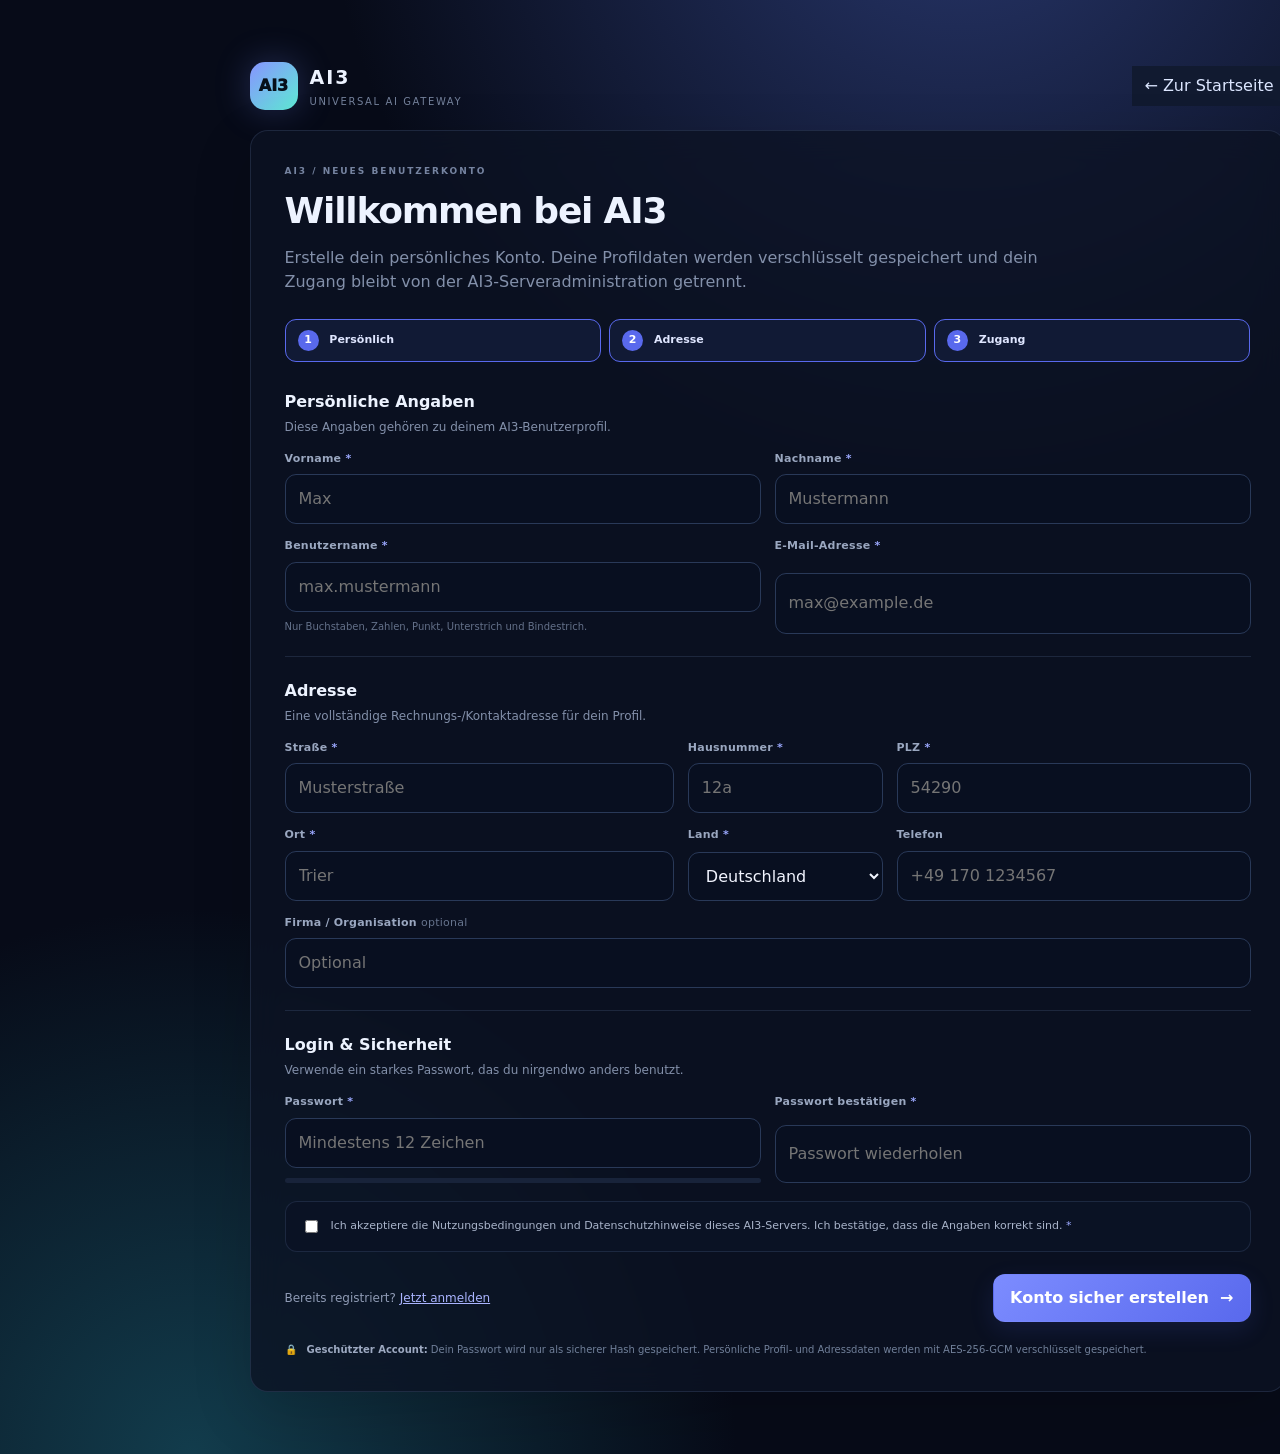
<file: web/account.html>
<!doctype html><html lang="de"><head><meta charset="utf-8"><meta name="viewport" content="width=device-width,initial-scale=1"><meta name="theme-color" content="#070b18"><title>AI3 // Mein Konto</title><style>:root{font-family:Inter,system-ui,sans-serif;color:#eef2ff;background:#070b18}*{box-sizing:border-box}body{margin:0;min-height:100vh;background:radial-gradient(circle at 20% 10%,#182044,transparent 40%),#070b18}.wrap{max-width:1180px;margin:auto;padding:32px}.top{display:flex;justify-content:space-between;align-items:center;margin-bottom:28px}.brand{font-weight:900;font-size:25px}.brand span{color:#8b9cff}.back{color:#b8c1e8;text-decoration:none}.grid{display:grid;grid-template-columns:repeat(2,minmax(0,1fr));gap:18px}.card{background:rgba(18,25,50,.86);border:1px solid #29345f;border-radius:20px;padding:24px;box-shadow:0 20px 60px #0005}.wide{grid-column:1/-1}h1{font-size:38px;margin:0 0 8px}h2{margin:0 0 12px}p{color:#aeb8db}input{width:100%;margin-top:7px;padding:13px;border-radius:11px;border:1px solid #35426f;background:#0b1127;color:white}button{border:0;border-radius:11px;padding:12px 16px;font-weight:800;cursor:pointer;background:#7183ff;color:white}.danger{background:#6d2638}.row{display:flex;gap:10px;flex-wrap:wrap}.status{padding:12px;border-radius:12px;background:#0b1228;margin:7px 0}.ok{border-left:4px solid #54d69a}.pending{border-left:4px solid #e5b95c}.muted{font-size:13px;color:#8994ba}.agent{padding:14px;border:1px solid #29345f;border-radius:12px;margin-top:10px}.hidden{display:none}@media(max-width:760px){.grid{grid-template-columns:1fr}.wide{grid-column:auto}.wrap{padding:18px}h1{font-size:30px}}</style></head><body><div class="wrap"><div class="top"><div class="brand">AI<span>3</span> <small>ACCOUNT</small></div><a class="back" href="/web/index.html">← AI3 Command Center</a></div><h1 id="hello">Mein Konto</h1><p>Profil, Sicherheit, AI3-eigene Verifizierung und deine Agents zentral verwalten.</p><div class="grid"><section class="card"><h2>Profil</h2><div id="profile"></div><p class="muted">Persönliche Profildaten werden verschlüsselt gespeichert.</p></section><section class="card"><h2>Sicherheit</h2><div id="security"></div><div class="row"><button onclick="verifyMail()">E-Mail bestätigen</button><button onclick="location.href='/web/verify.html'">🪪 AI3-Verifizierung</button><button class="danger" onclick="logout()">Abmelden</button></div></section><section class="card wide"><h2>Meine Agents</h2><div id="agents"></div><div class="row" style="margin-top:14px"><input id="agentName" placeholder="Neuer Agent-Name"><button onclick="createAgent()">＋ Agent erstellen</button></div></section></div></div><script>const S=sessionStorage.getItem('ai3_user_session');const H={'X-AI3-User-Session':S||''};if(!S)location.href='/web/register.html';async function api(u,o={}){o.headers={...(o.headers||{}),...H,'Content-Type':'application/json'};const r=await fetch(u,o);const d=await r.json().catch(()=>({}));if(!r.ok)throw Error(d.detail||d.message||'Fehler');return d}async function load(){try{const m=await api('/v1/user/me');document.querySelector('#hello').textContent='Hallo, '+m.username;document.querySelector('#profile').innerHTML='<b>'+esc(m.username)+'</b><br>'+((m.email||'keine E-Mail'));document.querySelector('#agents').innerHTML=m.agents.length?m.agents.map(a=>'<div class="agent"><b>'+esc(a.name)+'</b><br><span class="muted">ID '+a.id+' · '+(a.active?'aktiv':'inaktiv')+'</span><div class="row" style="margin-top:8px"><button onclick="newToken('+a.id+')">Token erstellen</button></div></div>').join(''):'<p>Noch keine Agents vorhanden.</p>';const s=await api('/v1/user/security');const v=await api('/v1/user/verification');document.querySelector('#security').innerHTML='<div class="status '+(s.email_verified?'ok':'pending')+'">E-Mail: '+(s.email_verified?'✓ bestätigt':'○ nicht bestätigt')+'</div><div class="status '+(v.status==='verified'?'ok':'pending')+'">AI3-Verifizierung: '+(v.status==='verified'?'✓ verifiziert':'○ '+esc(v.status||'unverifiziert'))+'</div>'}catch(e){alert(e.message)}}function esc(x){return String(x).replace(/[&<>"']/g,m=>({'&':'&amp;','<':'&lt;','>':'&gt;','"':'&quot;',"'":'&#39;'}[m]))}async function verifyMail(){try{const d=await api('/v1/auth/email/verify/request',{method:'POST'});alert(d.sent?'Eine Bestätigungs-E-Mail wurde versendet.':'SMTP ist noch nicht eingerichtet. Konfiguriere AI3_SMTP_* auf dem Server.')}catch(e){alert(e.message)}}async function createAgent(){const n=document.querySelector('#agentName').value.trim();if(!n)return;try{await api('/v1/user/agents',{method:'POST',body:JSON.stringify({name:n})});document.querySelector('#agentName').value='';load()}catch(e){alert(e.message)}}async function newToken(id){try{const d=await api('/v1/user/agents/'+id+'/tokens',{method:'POST'});prompt('Diesen Token jetzt kopieren – er wird nicht erneut angezeigt:',d.token)}catch(e){alert(e.message)}}async function logout(){try{await api('/v1/auth/logout',{method:'POST'})}catch(e){}sessionStorage.removeItem('ai3_user_session');location.href='/web/register.html'}load();</script></body></html>
</file>
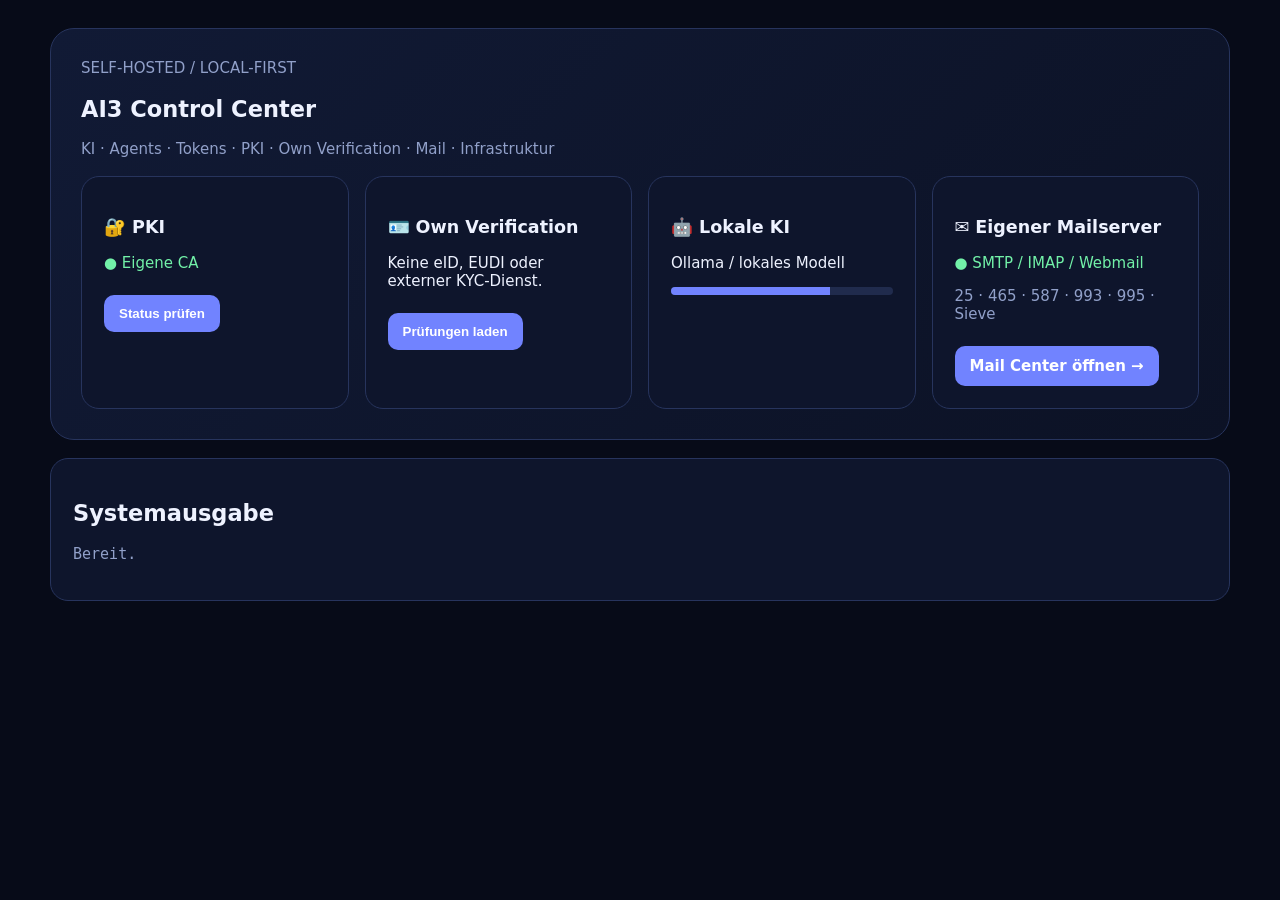
<file: web/admin.html>
<!doctype html>
<html lang="de"><head><meta charset="utf-8"><meta name="viewport" content="width=device-width,initial-scale=1"><meta name="theme-color" content="#070b18"><title>AI3 Control Center</title>
<style>body{margin:0;background:#070b18;color:#eef2ff;font:15px system-ui,sans-serif}.wrap{max-width:1180px;margin:auto;padding:28px}.hero{padding:30px;border:1px solid #27345d;border-radius:24px;background:linear-gradient(135deg,#111a35,#0c1225)}.grid{display:grid;grid-template-columns:repeat(auto-fit,minmax(245px,1fr));gap:16px;margin-top:18px}.card{padding:22px;border:1px solid #27345d;border-radius:18px;background:#0e152c}.ok{color:#72f1a8}.warn{color:#ffd166}.muted{color:#91a0c9}.bar{height:8px;border-radius:8px;background:#202b4d;overflow:hidden}.fill{height:100%;width:72%;background:#7183ff}a,button{display:inline-block;padding:11px 15px;border:0;border-radius:10px;background:#7183ff;color:white;font-weight:800;cursor:pointer;text-decoration:none;margin-top:8px}.secondary{background:#192442}pre{white-space:pre-wrap}</style></head>
<body><main class="wrap"><section class="hero"><div class="muted">SELF-HOSTED / LOCAL-FIRST</div><h1>AI3 Control Center</h1><p class="muted">KI · Agents · Tokens · PKI · Own Verification · Mail · Infrastruktur</p><div class="grid"><div class="card"><h3>🔐 PKI</h3><p class="ok">● Eigene CA</p><button onclick="load('/v1/pki/ca')">Status prüfen</button></div><div class="card"><h3>🪪 Own Verification</h3><p>Keine eID, EUDI oder externer KYC-Dienst.</p><button onclick="load('/v1/admin/verifications')">Prüfungen laden</button></div><div class="card"><h3>🤖 Lokale KI</h3><p>Ollama / lokales Modell</p><div class="bar"><div class="fill"></div></div></div><div class="card"><h3>✉️ Eigener Mailserver</h3><p class="ok">● SMTP / IMAP / Webmail</p><p class="muted">25 · 465 · 587 · 993 · 995 · Sieve</p><a href="/web/mail.html">Mail Center öffnen →</a></div></div></section><section class="card" style="margin-top:18px"><h2>Systemausgabe</h2><pre id="out" class="muted">Bereit.</pre></section></main><script>async function load(u){try{const r=await fetch(u);document.querySelector('#out').textContent=JSON.stringify(await r.json(),null,2)}catch(e){document.querySelector('#out').textContent='Nicht erreichbar: '+e}}</script></body></html>
</file>
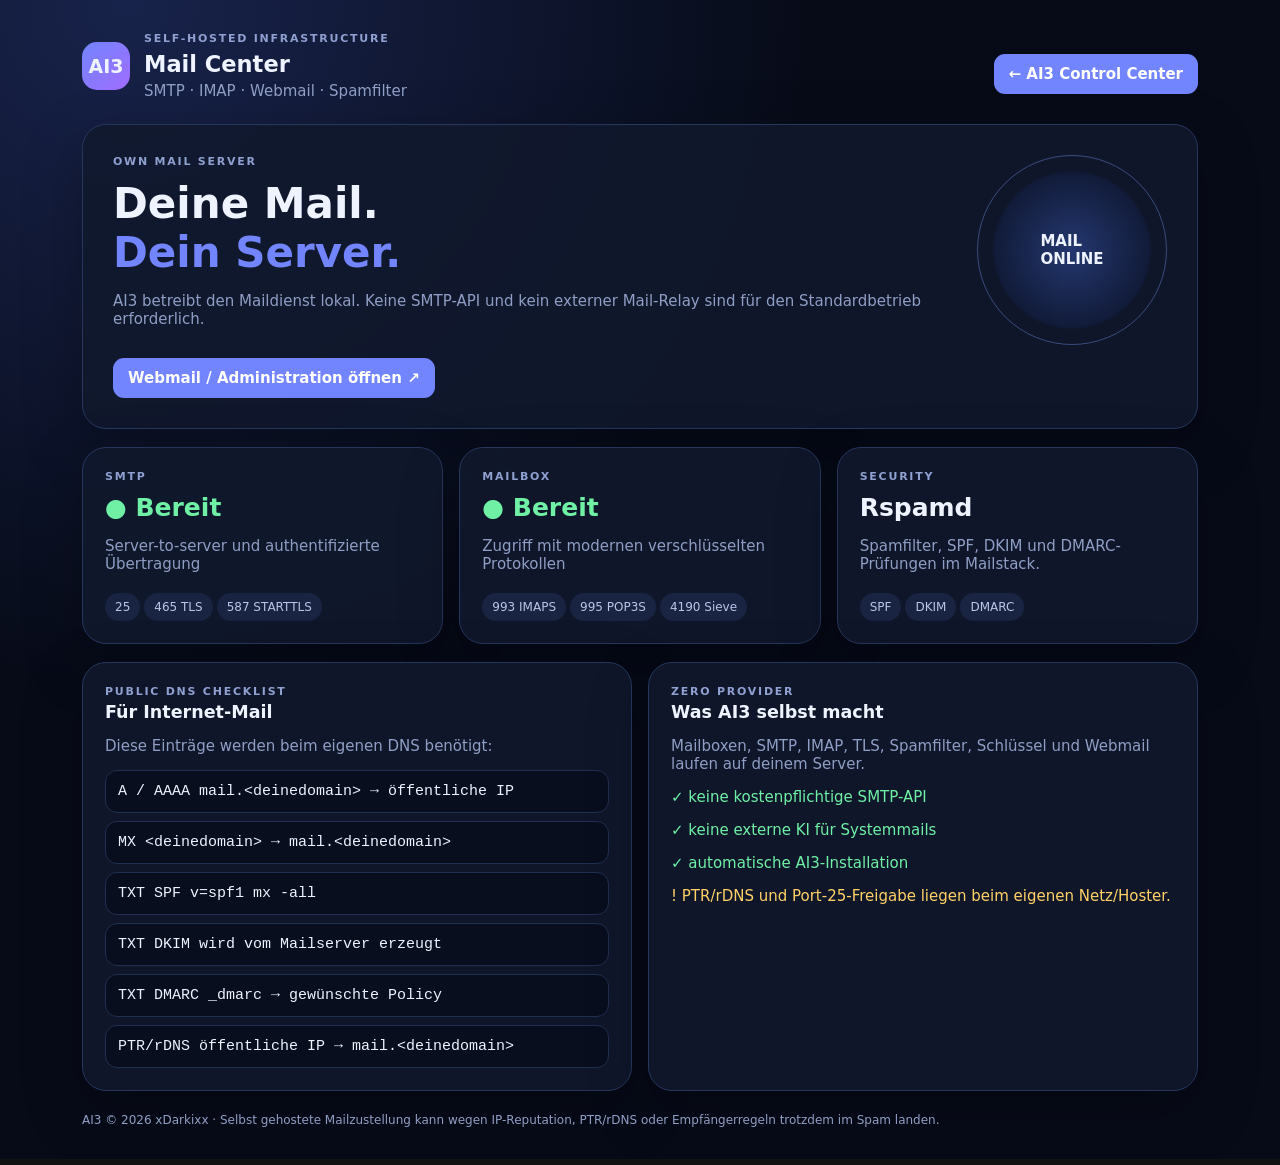
<file: web/mail.html>
<!doctype html>
<html lang="de">
<head>
<meta charset="utf-8"><meta name="viewport" content="width=device-width,initial-scale=1">
<title>AI3 // Mail Center</title>
<style>
:root{color-scheme:dark;--bg:#070b18;--panel:#10182d;--line:#26365d;--text:#eef3ff;--muted:#8f9ec4;--accent:#7285ff;--ok:#6ff0a5;--warn:#ffd166}*{box-sizing:border-box}body{margin:0;background:radial-gradient(circle at 10% 0%,#18234b 0,#070b18 42%);color:var(--text);font:15px Inter,system-ui,sans-serif}.wrap{max-width:1180px;margin:auto;padding:32px}.top{display:flex;justify-content:space-between;gap:20px;align-items:center;margin-bottom:24px}.brand{display:flex;align-items:center;gap:14px}.logo{width:48px;height:48px;border-radius:15px;display:grid;place-items:center;background:linear-gradient(135deg,#7285ff,#a06cff);font-weight:900;font-size:19px}.eyebrow{font-size:11px;letter-spacing:.16em;color:#8fa0d1;font-weight:800}.muted{color:var(--muted)}h1,h2,h3{margin:.25em 0}.hero,.card{background:rgba(16,24,45,.88);border:1px solid var(--line);border-radius:24px;box-shadow:0 20px 60px #0004}.hero{padding:30px;display:flex;justify-content:space-between;gap:30px}.hero h1{font-size:42px}.hero h1 span{color:var(--accent)}.orb{min-width:190px;height:190px;border-radius:50%;display:grid;place-items:center;background:radial-gradient(circle,#24376f 0,#111b39 58%,transparent 60%);border:1px solid #3a4c80;font-weight:900}.grid{display:grid;grid-template-columns:repeat(auto-fit,minmax(240px,1fr));gap:16px;margin-top:18px}.card{padding:22px}.status{font-size:25px;font-weight:900;margin-top:10px}.ok{color:var(--ok)}.warn{color:var(--warn)}.pill{display:inline-flex;padding:7px 10px;border-radius:99px;background:#192442;color:#b9c5e8;margin:5px 4px 0 0;font-size:12px}a.btn{display:inline-block;margin-top:15px;padding:11px 15px;border-radius:11px;background:var(--accent);color:white;text-decoration:none;font-weight:800}.record{font-family:ui-monospace,SFMono-Regular,monospace;background:#080e1e;border:1px solid #202e50;padding:12px;border-radius:12px;margin-top:8px;overflow:auto}.footer{margin-top:22px;color:var(--muted);font-size:12px}@media(max-width:700px){.hero{flex-direction:column}.orb{min-width:0;width:150px;height:150px}.hero h1{font-size:32px}}
</style></head>
<body><main class="wrap">
<header class="top"><div class="brand"><div class="logo">AI3</div><div><div class="eyebrow">SELF-HOSTED INFRASTRUCTURE</div><h2>Mail Center</h2><div class="muted">SMTP · IMAP · Webmail · Spamfilter</div></div></div><a class="btn" href="/web/index.html">← AI3 Control Center</a></header>
<section class="hero"><div><div class="eyebrow">OWN MAIL SERVER</div><h1>Deine Mail.<br><span>Dein Server.</span></h1><p class="muted">AI3 betreibt den Maildienst lokal. Keine SMTP-API und kein externer Mail-Relay sind für den Standardbetrieb erforderlich.</p><a id="webmail" class="btn" href="#">Webmail / Administration öffnen ↗</a></div><div class="orb">MAIL<br>ONLINE</div></section>
<section class="grid"><article class="card"><div class="eyebrow">SMTP</div><div class="status ok">● Bereit</div><p class="muted">Server-to-server und authentifizierte Übertragung</p><span class="pill">25</span><span class="pill">465 TLS</span><span class="pill">587 STARTTLS</span></article><article class="card"><div class="eyebrow">MAILBOX</div><div class="status ok">● Bereit</div><p class="muted">Zugriff mit modernen verschlüsselten Protokollen</p><span class="pill">993 IMAPS</span><span class="pill">995 POP3S</span><span class="pill">4190 Sieve</span></article><article class="card"><div class="eyebrow">SECURITY</div><div class="status">Rspamd</div><p class="muted">Spamfilter, SPF, DKIM und DMARC-Prüfungen im Mailstack.</p><span class="pill">SPF</span><span class="pill">DKIM</span><span class="pill">DMARC</span></article></section>
<section class="grid"><article class="card"><div class="eyebrow">PUBLIC DNS CHECKLIST</div><h3>Für Internet-Mail</h3><p class="muted">Diese Einträge werden beim eigenen DNS benötigt:</p><div class="record">A / AAAA   mail.&lt;deinedomain&gt; → öffentliche IP</div><div class="record">MX        &lt;deinedomain&gt; → mail.&lt;deinedomain&gt;</div><div class="record">TXT SPF   v=spf1 mx -all</div><div class="record">TXT DKIM  wird vom Mailserver erzeugt</div><div class="record">TXT DMARC _dmarc → gewünschte Policy</div><div class="record">PTR/rDNS  öffentliche IP → mail.&lt;deinedomain&gt;</div></article><article class="card"><div class="eyebrow">ZERO PROVIDER</div><h3>Was AI3 selbst macht</h3><p class="muted">Mailboxen, SMTP, IMAP, TLS, Spamfilter, Schlüssel und Webmail laufen auf deinem Server.</p><p class="ok">✓ keine kostenpflichtige SMTP-API</p><p class="ok">✓ keine externe KI für Systemmails</p><p class="ok">✓ automatische AI3-Installation</p><p class="warn">! PTR/rDNS und Port-25-Freigabe liegen beim eigenen Netz/Hoster.</p></article></section>
<div class="footer">AI3 © 2026 xDarkixx · Selbst gehostete Mailzustellung kann wegen IP-Reputation, PTR/rDNS oder Empfängerregeln trotzdem im Spam landen.</div>
</main><script>const host=location.hostname||'localhost';const mail=host.startsWith('mail.')?location.origin:(location.protocol+'//mail.'+host);document.querySelector('#webmail').href=mail;</script></body></html>
</file>
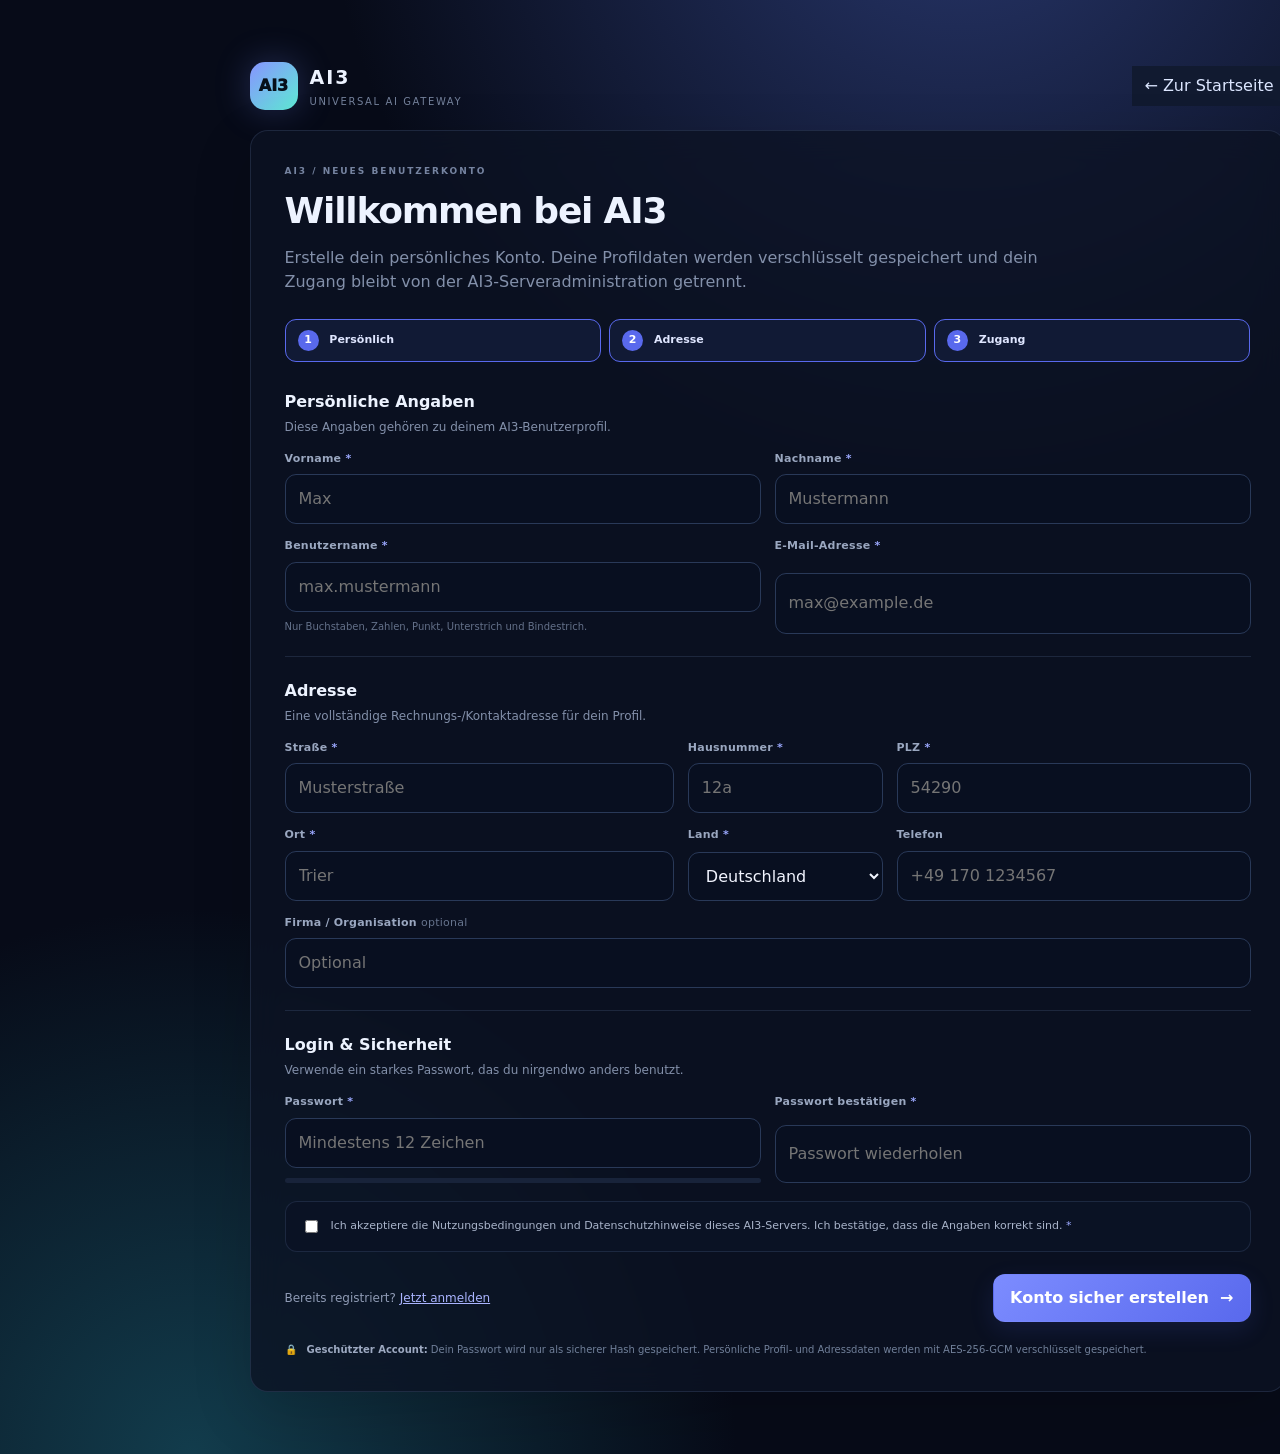
<file: web/register.html>
<!doctype html>
<html lang="de">
<head>
  <meta charset="utf-8">
  <meta name="viewport" content="width=device-width,initial-scale=1">
  <meta name="theme-color" content="#070b18">
  <title>AI3 // Konto erstellen</title>
  <link rel="stylesheet" href="/web/style.css">
  <style>
    body{min-height:100vh;display:grid;place-items:center;padding:28px}
    .register-shell{width:min(1120px,100%)}
    .register-header{display:flex;align-items:center;justify-content:space-between;gap:20px;margin-bottom:20px}
    .brandline{display:flex;align-items:center;gap:12px}.brandmark{width:48px;height:48px;border-radius:15px;display:grid;place-items:center;background:linear-gradient(135deg,#8794ff,#5eead4);color:#07101b;font-weight:1000;box-shadow:0 0 35px #7486ff44}
    .brandline strong{font-size:19px;letter-spacing:2px}.brandline small{display:block;color:#74819b;font-size:10px;letter-spacing:1.6px;margin-top:2px}
    .register-card{padding:34px}.register-card h1{font-size:36px;letter-spacing:-1.2px;margin:5px 0 8px}.register-card .lead{max-width:760px;margin:0 0 25px}
    .progress{display:grid;grid-template-columns:repeat(3,1fr);gap:8px;margin:0 0 28px}.step{padding:10px 12px;border:1px solid var(--line);border-radius:11px;background:#0a1224;color:#687691;font-size:11px;font-weight:800}.step.active{border-color:#5969ed;background:#111a35;color:#dfe6ff}.step span{display:inline-grid;place-items:center;width:21px;height:21px;border-radius:50%;margin-right:7px;background:#18233e;color:#8f9cff}.step.active span{background:#5969ed;color:white}
    .form-section{border-top:1px solid var(--line);padding-top:22px;margin-top:22px}.form-section h2{font-size:16px;margin-bottom:4px}.form-section>p{font-size:12px;margin-top:0}
    .form-grid{display:grid;grid-template-columns:repeat(2,minmax(0,1fr));gap:14px;margin-top:15px}.form-grid.three{grid-template-columns:1.1fr .55fr 1fr}.field{display:grid;gap:7px}.field.full{grid-column:1/-1}.field label{font-size:11px;color:#9aa7c0;font-weight:800;letter-spacing:.25px}.field input,.field select{width:100%;box-sizing:border-box;background:#080f20;color:#f2f5ff;border:1px solid #293958;border-radius:11px;padding:12px 13px;outline:none;transition:.18s}.field input:focus,.field select:focus{border-color:#7180ff;box-shadow:0 0 0 3px #7180ff18}.field small{color:#64718a;font-size:10px}.required{color:#9ca9ff}.password-meter{height:5px;background:#18233a;border-radius:99px;overflow:hidden;margin-top:3px}.password-meter i{display:block;height:100%;width:0;background:linear-gradient(90deg,#e87979,#e8c66d,#5eead4);transition:.2s}
    .consent{display:flex;gap:10px;align-items:flex-start;padding:15px;border:1px solid var(--line);background:#0a1224;border-radius:12px;margin-top:18px}.consent input{margin-top:3px;accent-color:#7486ff}.consent label{font-size:11px;color:#a9b4ca;line-height:1.55}.consent a{color:#9ca9ff}.actions{display:flex;justify-content:space-between;align-items:center;gap:15px;margin-top:22px}.actions .login-link{color:#8f9bb5;font-size:12px}.actions .login-link a{color:#aab4ff}.message{margin-top:16px;padding:13px;border-radius:11px;display:none;white-space:pre-wrap}.message.show{display:block}.message.error{border:1px solid #8f3d4c;background:#28131a;color:#ffb2ba}.message.ok{border:1px solid #397d5b;background:#0d281f;color:#91f0c6}
    .success{display:none;text-align:center;padding:42px 20px}.success.show{display:block}.success-icon{width:68px;height:68px;border-radius:50%;display:grid;place-items:center;margin:0 auto 18px;background:#103027;color:#65ddb0;font-size:30px}.success h2{font-size:28px}.success p{max-width:620px;margin:0 auto 22px}
    .security-note{display:flex;gap:10px;align-items:flex-start;margin-top:20px;color:#71809a;font-size:10px;line-height:1.5}.security-note b{color:#9da9c1}
    @media(max-width:760px){body{padding:14px}.register-card{padding:22px}.register-header{align-items:flex-start}.form-grid,.form-grid.three{grid-template-columns:1fr}.field.full{grid-column:auto}.progress{grid-template-columns:1fr}.actions{flex-direction:column;align-items:stretch}.actions button{width:100%}}
  </style>
</head>
<body>
  <main class="register-shell">
    <header class="register-header">
      <div class="brandline"><div class="brandmark">AI3</div><div><strong>AI3</strong><small>UNIVERSAL AI GATEWAY</small></div></div>
      <a href="/web/index.html" class="ghost" style="text-decoration:none">← Zur Startseite</a>
    </header>

    <section class="panel register-card" id="registerCard">
      <div class="eyebrow">AI3 / NEUES BENUTZERKONTO</div>
      <h1>Willkommen bei AI3</h1>
      <p class="lead">Erstelle dein persönliches Konto. Deine Profildaten werden verschlüsselt gespeichert und dein Zugang bleibt von der AI3-Serveradministration getrennt.</p>

      <div class="progress"><div class="step active"><span>1</span> Persönlich</div><div class="step active"><span>2</span> Adresse</div><div class="step active"><span>3</span> Zugang</div></div>

      <form id="registerForm" autocomplete="on">
        <div class="form-section" style="border-top:0;padding-top:0;margin-top:0">
          <h2>Persönliche Angaben</h2><p>Diese Angaben gehören zu deinem AI3-Benutzerprofil.</p>
          <div class="form-grid">
            <div class="field"><label for="firstName">Vorname <span class="required">*</span></label><input id="firstName" name="first_name" required maxlength="100" autocomplete="given-name" placeholder="Max"></div>
            <div class="field"><label for="lastName">Nachname <span class="required">*</span></label><input id="lastName" name="last_name" required maxlength="100" autocomplete="family-name" placeholder="Mustermann"></div>
            <div class="field"><label for="username">Benutzername <span class="required">*</span></label><input id="username" name="username" minlength="3" maxlength="100" pattern="[A-Za-z0-9._-]+" autocomplete="username" required placeholder="max.mustermann"><small>Nur Buchstaben, Zahlen, Punkt, Unterstrich und Bindestrich.</small></div>
            <div class="field"><label for="email">E-Mail-Adresse <span class="required">*</span></label><input id="email" name="email" type="email" maxlength="320" autocomplete="email" required placeholder="max@example.de"></div>
          </div>
        </div>

        <div class="form-section">
          <h2>Adresse</h2><p>Eine vollständige Rechnungs-/Kontaktadresse für dein Profil.</p>
          <div class="form-grid three">
            <div class="field"><label for="street">Straße <span class="required">*</span></label><input id="street" name="street" required maxlength="160" autocomplete="street-address" placeholder="Musterstraße"></div>
            <div class="field"><label for="houseNumber">Hausnummer <span class="required">*</span></label><input id="houseNumber" name="house_number" required maxlength="30" autocomplete="address-line2" placeholder="12a"></div>
            <div class="field"><label for="postalCode">PLZ <span class="required">*</span></label><input id="postalCode" name="postal_code" required maxlength="20" autocomplete="postal-code" placeholder="54290"></div>
            <div class="field"><label for="city">Ort <span class="required">*</span></label><input id="city" name="city" required maxlength="120" autocomplete="address-level2" placeholder="Trier"></div>
            <div class="field"><label for="country">Land <span class="required">*</span></label><select id="country" name="country" autocomplete="country-name"><option>Deutschland</option><option>Österreich</option><option>Schweiz</option><option>Belgien</option><option>Luxemburg</option><option>Niederlande</option><option>Frankreich</option><option>Italien</option><option>Spanien</option><option>Polen</option><option>Sonstiges</option></select></div>
            <div class="field"><label for="phone">Telefon</label><input id="phone" name="phone" type="tel" maxlength="40" autocomplete="tel" placeholder="+49 170 1234567"></div>
            <div class="field full"><label for="company">Firma / Organisation <span style="font-weight:500;color:#66748d">optional</span></label><input id="company" name="company" maxlength="160" autocomplete="organization" placeholder="Optional"></div>
          </div>
        </div>

        <div class="form-section">
          <h2>Login & Sicherheit</h2><p>Verwende ein starkes Passwort, das du nirgendwo anders benutzt.</p>
          <div class="form-grid">
            <div class="field"><label for="password">Passwort <span class="required">*</span></label><input id="password" name="password" type="password" minlength="12" maxlength="256" autocomplete="new-password" required placeholder="Mindestens 12 Zeichen"><div class="password-meter"><i id="passwordMeter"></i></div></div>
            <div class="field"><label for="password2">Passwort bestätigen <span class="required">*</span></label><input id="password2" name="password2" type="password" minlength="12" maxlength="256" autocomplete="new-password" required placeholder="Passwort wiederholen"></div>
          </div>
        </div>

        <div class="consent"><input id="terms" name="terms" type="checkbox" required><label for="terms">Ich akzeptiere die Nutzungsbedingungen und Datenschutzhinweise dieses AI3-Servers. Ich bestätige, dass die Angaben korrekt sind. <span class="required">*</span></label></div>
        <div id="registerMessage" class="message"></div>
        <div class="actions"><div class="login-link">Bereits registriert? <a href="#" id="showLogin">Jetzt anmelden</a></div><button id="submitBtn" type="submit">Konto sicher erstellen&nbsp; →</button></div>
      </form>

      <div class="security-note"><span>🔒</span><span><b>Geschützter Account:</b> Dein Passwort wird nur als sicherer Hash gespeichert. Persönliche Profil- und Adressdaten werden mit AES-256-GCM verschlüsselt gespeichert.</span></div>
    </section>

    <section class="panel register-card" id="loginCard" style="display:none">
      <div class="eyebrow">AI3 / BENUTZERLOGIN</div><h1>Willkommen zurück</h1><p class="lead">Melde dich mit deinem persönlichen AI3-Konto an.</p>
      <form id="loginForm" class="form-grid" autocomplete="on">
        <div class="field"><label>Benutzername</label><input name="username" autocomplete="username" required></div>
        <div class="field"><label>Passwort</label><input name="password" type="password" autocomplete="current-password" required></div>
        <div class="actions full" style="grid-column:1/-1"><button type="submit">Anmelden →</button></div>
      </form><div id="loginMessage" class="message"></div><p style="margin-top:22px"><a href="#" id="showRegister">← Neues Konto erstellen</a></p>
    </section>

    <section class="panel register-card success" id="successCard"><div class="success-icon">✓</div><div class="eyebrow">AI3 / KONTO BEREIT</div><h2>Dein Konto ist eingerichtet</h2><p id="successText">Dein Profil wurde sicher gespeichert. Du kannst dich jetzt anmelden und deinen eigenen AI3-Agenten erstellen.</p><button id="successLogin">Zum Login →</button></section>
  </main>
<script>
const $=s=>document.querySelector(s);let session='';
function msg(id,text,ok=false){const e=$(id);e.textContent=text;e.className='message show '+(ok?'ok':'error')}
async function request(path,options={}){options.headers={...(options.headers||{}),'Content-Type':'application/json'};if(session)options.headers['X-AI3-User-Session']=session;const r=await fetch(path,options);const text=await r.text();let d;try{d=JSON.parse(text)}catch{d={detail:text}}if(!r.ok)throw new Error(d.detail||'Anfrage fehlgeschlagen');return d}
function profileData(f){return {first_name:f.first_name.value.trim(),last_name:f.last_name.value.trim(),street:f.street.value.trim(),house_number:f.house_number.value.trim(),postal_code:f.postal_code.value.trim(),city:f.city.value.trim(),country:f.country.value,phone:f.phone.value.trim(),company:f.company.value.trim(),terms_accepted:true}}
$('#password').addEventListener('input',e=>{const n=e.target.value.length;$('#passwordMeter').style.width=Math.min(100,Math.max(0,(n-11)*7))+'%'})
$('#registerForm').onsubmit=async e=>{e.preventDefault();const f=e.target;if(f.password.value!==f.password2.value)return msg('#registerMessage','Die Passwörter stimmen nicht überein.');if(f.password.value.toLowerCase()===f.username.value.toLowerCase())return msg('#registerMessage','Das Passwort darf nicht dem Benutzernamen entsprechen.');const b=$('#submitBtn');b.disabled=true;b.textContent='Konto wird sicher erstellt …';try{await request('/v1/auth/register',{method:'POST',body:JSON.stringify({username:f.username.value.trim(),email:f.email.value.trim(),password:f.password.value})});const d=await request('/v1/auth/login',{method:'POST',body:JSON.stringify({username:f.username.value.trim(),password:f.password.value})});session=d.session;sessionStorage.setItem('ai3_user_session',session);await request('/v1/user/profile',{method:'PUT',body:JSON.stringify(profileData(f))});$('#registerCard').style.display='none';$('#successCard').classList.add('show');}catch(x){msg('#registerMessage',x.message);b.disabled=false;b.textContent='Konto sicher erstellen  →'}};
$('#loginForm').onsubmit=async e=>{e.preventDefault();const f=e.target;try{const d=await request('/v1/auth/login',{method:'POST',body:JSON.stringify({username:f.username.value.trim(),password:f.password.value})});session=d.session;sessionStorage.setItem('ai3_user_session',session);msg('#loginMessage','Erfolgreich angemeldet.',true);setTimeout(()=>location.href='/web/index.html',500)}catch(x){msg('#loginMessage',x.message)}};
function loginView(){ $('#registerCard').style.display='none';$('#successCard').classList.remove('show');$('#loginCard').style.display='block'}function registerView(){ $('#loginCard').style.display='none';$('#successCard').classList.remove('show');$('#registerCard').style.display='block'}$('#showLogin').onclick=e=>{e.preventDefault();loginView()};$('#showRegister').onclick=e=>{e.preventDefault();registerView()};$('#successLogin').onclick=()=>loginView();
</script>
</body>
</html>
</file>
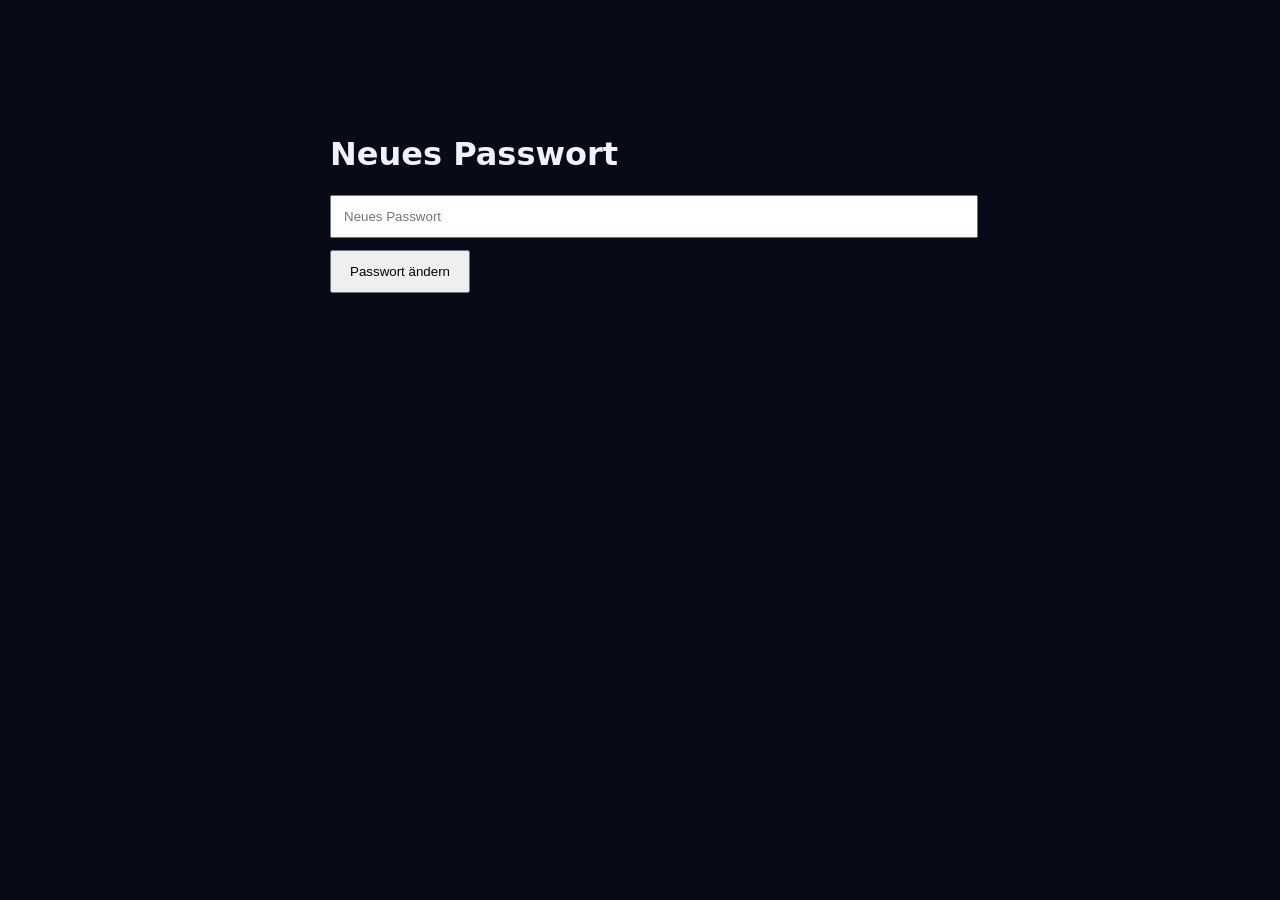
<file: web/reset-password.html>
<!doctype html><html lang="de"><meta charset="utf-8"><meta name="viewport" content="width=device-width,initial-scale=1"><title>AI3 – Passwort zurücksetzen</title><body style="font-family:system-ui;max-width:620px;margin:10vh auto;padding:24px;background:#070b18;color:#eef2ff"><h1>Neues Passwort</h1><form id="f"><input id="p" type="password" minlength="12" required placeholder="Neues Passwort" style="display:block;width:100%;padding:12px;margin:12px 0"><button style="padding:12px 18px">Passwort ändern</button></form><p id="s"></p><script>f.onsubmit=async e=>{e.preventDefault();const t=new URLSearchParams(location.search).get('token');const r=await fetch('/v1/auth/password-reset/complete',{method:'POST',headers:{'Content-Type':'application/json'},body:JSON.stringify({token:t,password:p.value})});const d=await r.json();s.textContent=r.ok?'✓ Passwort geändert. Bitte neu anmelden.':(d.detail||'Fehler');if(r.ok)f.remove()}</script></body></html>
</file>
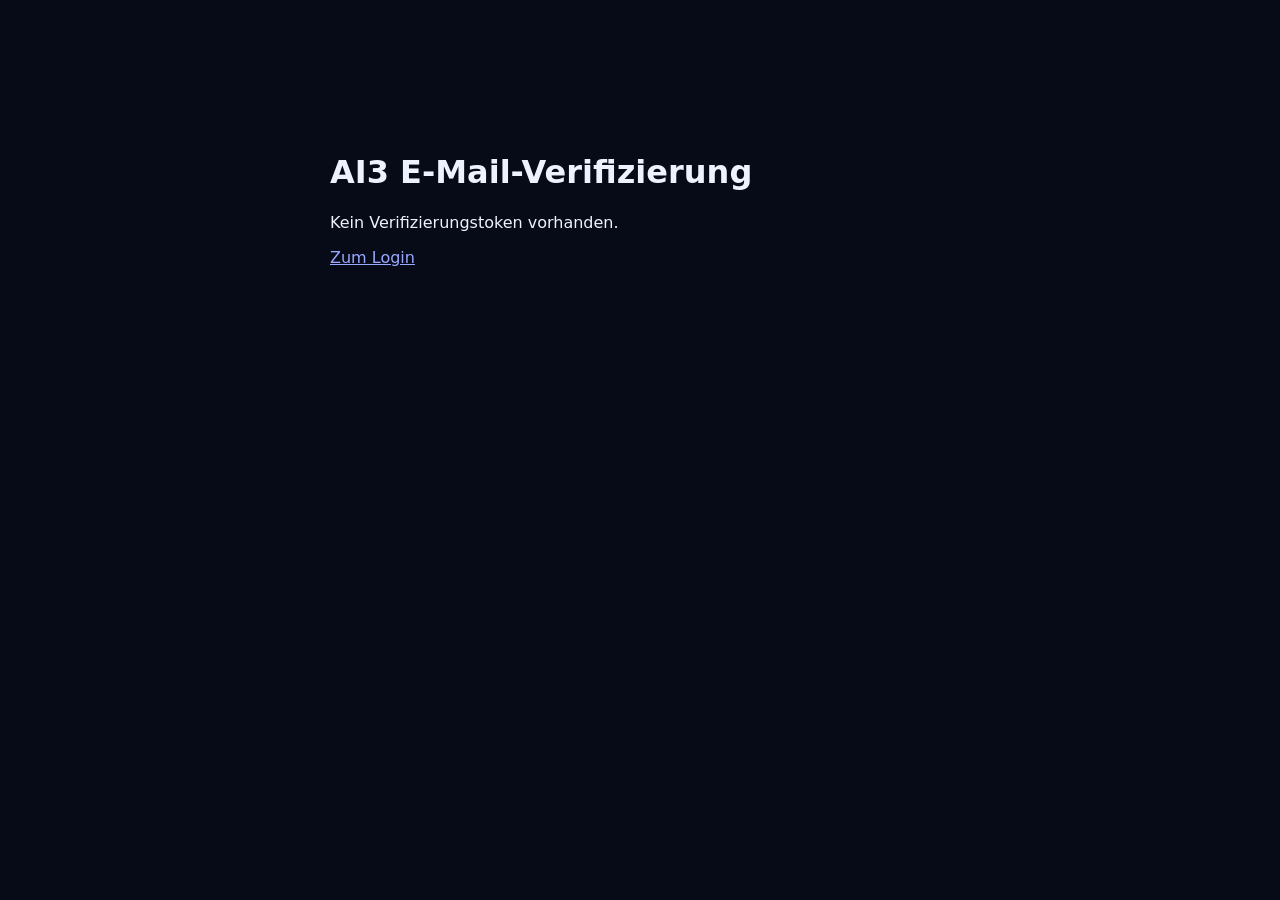
<file: web/verify-email.html>
<!doctype html><html lang="de"><meta charset="utf-8"><meta name="viewport" content="width=device-width,initial-scale=1"><title>AI3 – E-Mail bestätigen</title><body style="font-family:system-ui;max-width:620px;margin:12vh auto;padding:24px;background:#070b18;color:#eef2ff"><h1>AI3 E-Mail-Verifizierung</h1><p id="s">Wird geprüft …</p><a href="/web/register.html" style="color:#9aa8ff">Zum Login</a><script>(async()=>{const t=new URLSearchParams(location.search).get('token');if(!t){s.textContent='Kein Verifizierungstoken vorhanden.';return}try{const r=await fetch('/v1/auth/email/verify?token='+encodeURIComponent(t),{method:'POST'});const d=await r.json();s.textContent=r.ok?'✓ E-Mail erfolgreich bestätigt.':(d.detail||'Token ungültig oder abgelaufen.')}catch(e){s.textContent='Verifizierung fehlgeschlagen.'}})()</script></body></html>
</file>
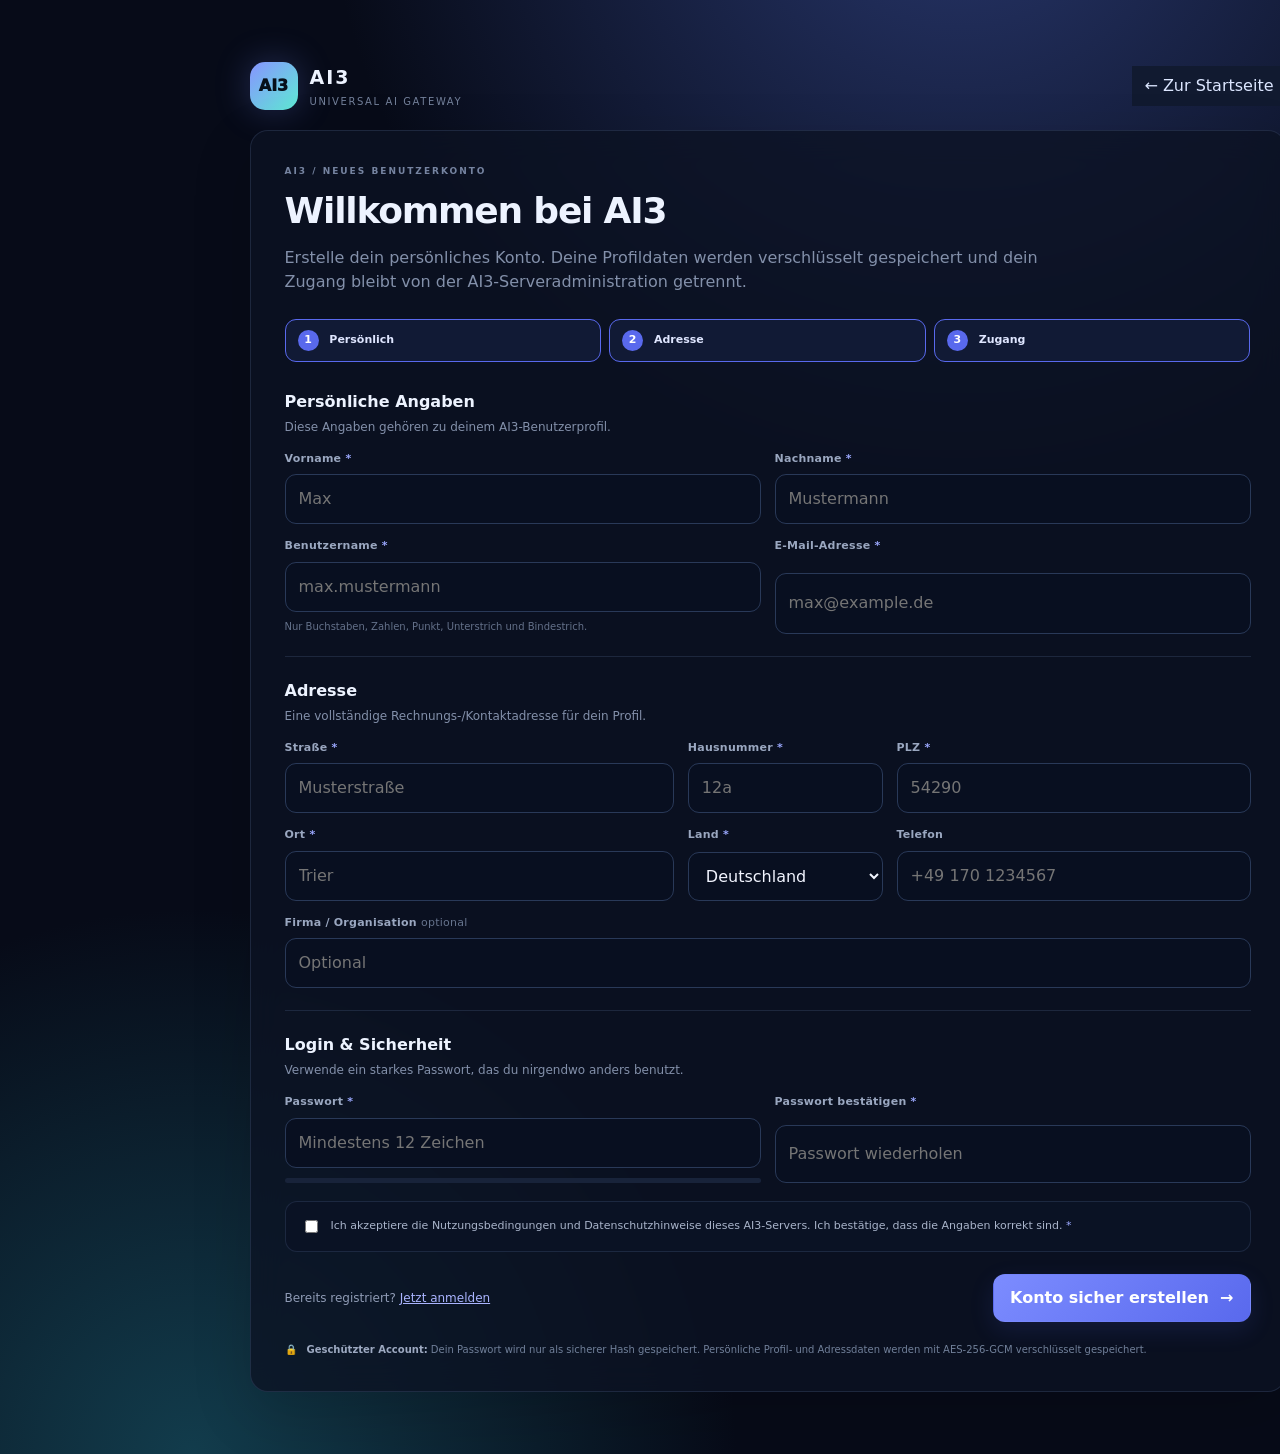
<file: web/verify.html>
<!doctype html><html lang="de"><head><meta charset="utf-8"><meta name="viewport" content="width=device-width,initial-scale=1"><title>AI3 – Eigene Verifizierung</title><style>body{margin:0;background:#070b18;color:#eef2ff;font-family:system-ui,sans-serif}.box{max-width:760px;margin:6vh auto;padding:32px;background:#121932;border:1px solid #2d3966;border-radius:22px}h1{font-size:34px}.info{padding:16px;border-radius:14px;background:#0a1024;color:#b8c3e8;margin:18px 0}label{display:block;margin:16px 0 6px;font-weight:800}input{width:100%;box-sizing:border-box;padding:12px;border-radius:10px;border:1px solid #35426f;background:#0b1127;color:white}button,a{display:inline-block;border:0;border-radius:12px;padding:13px 18px;background:#7183ff;color:white;text-decoration:none;font-weight:800;cursor:pointer;margin-top:18px}.small{font-size:13px;color:#8995bc}#state{margin-top:18px;font-weight:700}</style></head><body><main class="box"><h1>🪪 AI3 Own Verification</h1><p>Deine Identitätsprüfung läuft vollständig auf diesem AI3-Server. Es wird kein eID-, EUDI- oder kommerzieller KYC-Dienst verwendet.</p><div class="info">Du reichst die für die Prüfung erforderlichen Nachweise ein. Der AI3-Host prüft den Fall manuell. Die Nachweise werden verschlüsselt gespeichert und nach der konfigurierten Aufbewahrungsfrist gelöscht.</div><label>Ausweis Vorderseite</label><input id="front" type="file" accept="image/jpeg,image/png,image/webp"><label>Ausweis Rückseite</label><input id="back" type="file" accept="image/jpeg,image/png,image/webp"><label>Selfie (optional, wenn vom Host verlangt)</label><input id="selfie" type="file" accept="image/jpeg,image/png,image/webp"><button onclick="submitVerification()">Verifizierung einreichen</button><div id="state">Status wird geladen …</div><p class="small">AI3 Own Verification ist eine vom Betreiber durchgeführte Prüfung und kein staatlich zertifizierter Identitätsnachweis. Lade nur Unterlagen hoch, deren Verarbeitung du erlaubst.</p><a href="/web/account.html">← Zurück zum Konto</a></main><script>const S=sessionStorage.getItem('ai3_user_session');const H={'X-AI3-User-Session':S||'','Content-Type':'application/json'};if(!S)location.href='/web/register.html';async function api(u,o={}){o.headers={...(o.headers||{}),...H};const r=await fetch(u,o);const d=await r.json().catch(()=>({}));if(!r.ok)throw Error(d.detail||'Fehler');return d}async function fileData(el){const f=document.querySelector(el).files[0];if(!f)return null;if(f.size>8388608)throw Error('Datei ist zu groß.');const b=await f.arrayBuffer();let s='';const a=new Uint8Array(b);for(let i=0;i<a.length;i+=0x8000)s+=String.fromCharCode(...a.subarray(i,i+0x8000));return {kind:el==='#front'?'id_front':el==='#back'?'id_back':'selfie',mime_type:f.type,data_base64:btoa(s)}}async function load(){try{const d=await api('/v1/user/verification');document.querySelector('#state').textContent='Status: '+(d.status||'unverified')+(d.notes?' — '+d.notes:'')}catch(e){document.querySelector('#state').textContent=e.message}}async function submitVerification(){try{const evidence=[];for(const id of ['#front','#back','#selfie']){const x=await fileData(id);if(x)evidence.push(x)}if(!evidence.length)throw Error('Bitte mindestens einen Nachweis auswählen.');const d=await api('/v1/user/verification',{method:'POST',body:JSON.stringify({evidence})});document.querySelector('#state').textContent='✓ Eingereicht. Vorgang #'+d.verification_id+' wartet auf Prüfung durch den AI3-Host.'}catch(e){document.querySelector('#state').textContent=e.message}}load();</script></body></html>
</file>
<file: web/style.css>
:root{font-family:Inter,ui-sans-serif,system-ui,-apple-system,BlinkMacSystemFont,"Segoe UI",sans-serif;color:#edf3ff;background:#070b18;line-height:1.5;--bg:#070b18;--panel:rgba(12,18,35,.78);--line:rgba(125,153,210,.16);--muted:#8390aa;--accent:#7c8cff;--accent2:#5eead4}*{box-sizing:border-box}body{margin:0;min-height:100vh;background:radial-gradient(circle at 75% -10%,#28376d 0,transparent 34%),radial-gradient(circle at 15% 100%,#123c4c 0,transparent 30%),var(--bg);overflow-x:hidden}button,textarea,select,input{font:inherit}button{border:1px solid transparent;border-radius:12px;padding:11px 16px;background:linear-gradient(135deg,#7c8cff,#5969ed);color:#fff;font-weight:800;cursor:pointer;box-shadow:0 8px 25px #4f60ef22;transition:.18s ease}button:hover{transform:translateY(-1px);filter:brightness(1.08)}button.secondary,.ghost{background:#111a30;border-color:var(--line);color:#dce6ff;box-shadow:none}.ghost{padding:8px 12px}.icon{background:transparent;font-size:25px;padding:2px 8px;box-shadow:none}.ambient{position:fixed;width:360px;height:360px;border-radius:50%;filter:blur(100px);opacity:.08;pointer-events:none}.a1{background:#7c8cff;top:5%;right:15%}.a2{background:#5eead4;bottom:0;left:10%}.sidebar{position:fixed;z-index:5;left:0;top:0;bottom:0;width:255px;padding:22px 16px;border-right:1px solid var(--line);background:rgba(6,10,23,.82);backdrop-filter:blur(20px);display:flex;flex-direction:column}.brand{display:flex;gap:11px;align-items:center;margin:4px 8px 18px}.brand strong{display:block;font-size:18px;letter-spacing:2px}.brand small{display:block;color:#71809b;font-size:9px;letter-spacing:2px}.logo{display:grid;place-items:center;width:43px;height:43px;border-radius:13px;background:linear-gradient(135deg,#8794ff,#5eead4);color:#07101b;font-size:12px;font-weight:900;box-shadow:0 0 35px #7486ff55}.logo b{font-size:16px}.workspace{font-size:9px;letter-spacing:1.2px;color:#8b98b2;padding:9px 11px;border:1px solid var(--line);background:#0d1528;border-radius:9px;margin:0 0 18px}.live-dot,.dot{display:inline-block;width:8px;height:8px;border-radius:50%;background:#ef6b73;margin-right:7px}.live-dot{background:#5eead4;box-shadow:0 0 10px #5eead4}.workspace b{color:#3a4660}nav{display:grid;gap:5px}.nav{background:transparent;text-align:left;color:#8794ae;font-weight:700;box-shadow:none;border:1px solid transparent}.nav i{font-style:normal;display:inline-grid;width:28px;color:#7785a2;font-size:16px}.nav.active,.nav:hover{background:linear-gradient(90deg,#151f3a,#10182b);color:#fff;border-color:var(--line)}.nav.active i{color:#9ba8ff}.side-bottom{margin-top:auto;color:#8996b0;font-size:12px;display:flex;align-items:center;gap:2px;padding:12px;border-top:1px solid var(--line)}.side-bottom .dot.good{background:#5eead4;box-shadow:0 0 10px #5eead4}.side-bottom strong,.side-bottom small{display:block}.side-bottom small{color:#58657e}main{margin-left:255px;min-width:0;padding:34px 42px;position:relative;z-index:1}.topbar{display:flex;justify-content:space-between;align-items:flex-start;margin-bottom:28px}.eyebrow{font-size:9px;letter-spacing:2px;color:#7684a1;font-weight:900;margin-bottom:5px}.topbar h1{margin:0 0 2px;font-size:29px;letter-spacing:-.6px}.topbar p,h1,h2,h3{margin-top:0}.topbar p,p{color:var(--muted)}.top-actions{display:flex;gap:12px;align-items:center}.secure{font-size:10px;color:#67ddb5;background:#0b211d;border:1px solid #2c5b4e;border-radius:99px;padding:7px 10px}.page{display:none}.page.active{display:block}.panel,.card{background:var(--panel);border:1px solid var(--line);border-radius:18px;box-shadow:0 20px 60px #00000028;backdrop-filter:blur(16px)}.hero{min-height:290px;padding:36px;display:flex;justify-content:space-between;align-items:center;overflow:hidden;position:relative}.hero h2{font-size:38px;line-height:1.05;max-width:650px;margin:8px 0 13px;letter-spacing:-1.5px}.hero h2 span{background:linear-gradient(90deg,#8c9aff,#5eead4);-webkit-background-clip:text;color:transparent}.hero p{max-width:650px}.actions,.row{display:flex;gap:10px;align-items:center}.between{justify-content:space-between}.hero-orb{width:190px;height:190px;display:grid;place-items:center;position:relative;border:1px solid #6d7fff44;border-radius:50%;background:radial-gradient(circle,#26366b88,transparent 65%);box-shadow:inset 0 0 50px #6e80ff22,0 0 80px #6e80ff22}.orb-core{width:100px;height:100px;border-radius:50%;display:grid;place-items:center;background:#101a36;border:1px solid #7e8fff88;box-shadow:0 0 50px #7487ff55;font-weight:900;letter-spacing:2px}.hero-orb span{position:absolute;bottom:-9px;right:-8px;background:#0d162b;border:1px solid var(--line);border-radius:8px;padding:5px 8px;font-size:8px;letter-spacing:1.5px;color:#8e9ab2}.cards{display:grid;grid-template-columns:repeat(4,1fr);gap:13px;margin:16px 0}.card{padding:18px;position:relative}.card span,.card small,.info-grid span{display:block;color:#7886a0;font-size:10px;letter-spacing:1px;font-weight:800}.card strong{display:block;font-size:25px;margin:6px 0}.card small{font-weight:500;letter-spacing:0}.grid.two{display:grid;grid-template-columns:1fr 1fr;gap:14px}.feature{padding:20px;display:flex;gap:15px;align-items:flex-start}.feature-icon{width:44px;height:44px;border-radius:13px;display:grid;place-items:center;background:#161f3c;color:#93a0ff;font-size:20px;border:1px solid var(--line)}.feature h3{margin:2px 0 3px}.feature p{font-size:13px;margin-bottom:8px}.text-btn{background:transparent;box-shadow:none;color:#9ca9ff;padding:3px 0;font-size:12px}.table-wrap{overflow:auto;margin-top:18px}.table{width:100%;border-collapse:collapse}.table th,.table td{text-align:left;padding:13px 10px;border-bottom:1px solid #1c2942;font-size:13px}.table th{color:#75839d;font-size:10px;letter-spacing:1px}.badge{display:inline-block;padding:3px 8px;border-radius:99px;background:#103027;color:#65ddb0;font-size:11px}.danger{background:#3a202a;color:#ff9da9}.notice{margin-top:15px;padding:14px;border-radius:12px;background:#102d25;color:#8ef0c4;white-space:pre-wrap;word-break:break-all}.hidden{display:none!important}.chat-panel{min-height:72vh;display:flex;flex-direction:column;padding:24px}.messages{flex:1;overflow:auto;padding:22px 2px;display:flex;flex-direction:column;gap:12px}.msg{max-width:78%;padding:13px 16px;border-radius:15px;white-space:pre-wrap;box-shadow:0 8px 25px #0002}.msg.user{align-self:flex-end;background:linear-gradient(135deg,#6e7df6,#5363dd)}.msg.ai{align-self:flex-start;background:#151f37;border:1px solid var(--line)}.empty{display:flex;flex-direction:column;align-items:center;justify-content:center;margin:auto;color:#6e7b95;gap:4px}.empty strong{color:#b7c1d7}.empty-icon{font-size:30px;color:#8997ff;margin-bottom:5px}.chat-form{display:flex;gap:10px;border-top:1px solid var(--line);padding-top:15px}.chat-form textarea{flex:1;resize:vertical;min-height:54px;background:#090f20;color:#fff;border:1px solid #263452;border-radius:13px;padding:12px}.chat-form button{align-self:flex-end}.info-grid{display:grid;grid-template-columns:repeat(3,1fr);gap:12px;margin:20px 0}.info-grid div{background:#0a1224;border:1px solid var(--line);padding:15px;border-radius:12px}.info-grid strong{display:block;margin-top:4px;word-break:break-all;font-size:13px}hr{border:0;border-top:1px solid var(--line);margin:25px 0}.model-banner{margin-top:18px;padding:15px 17px;border:1px solid #344574;background:linear-gradient(90deg,#111c39,#0c182b);border-radius:13px;display:flex;justify-content:space-between;align-items:center}.model-banner span{display:block;color:#8794ae;font-size:12px}.model-status{color:#65ddb0!important;font-size:10px!important;letter-spacing:1px}.modal{position:fixed;z-index:20;inset:0;background:#020512bb;backdrop-filter:blur(8px);display:grid;place-items:center;padding:20px}.modal-box{width:min(520px,100%);background:#0d1528;border:1px solid #344364;border-radius:18px;padding:23px;box-shadow:0 30px 100px #0009}.modal form{display:grid;gap:13px;margin-top:16px}.modal label,.limit-grid label{font-size:12px;color:#9aa7c0}.modal input,.modal select,.limit-grid input{width:100%;margin-top:5px;background:#080f20;color:#fff;border:1px solid #293958;border-radius:10px;padding:11px}.checks{display:flex;gap:9px;flex-wrap:wrap}.checks label{background:#151f37;padding:8px 10px;border-radius:9px}.checks input{width:auto;margin:0 5px 0 0}.modal .form-actions{display:flex;justify-content:flex-end;gap:8px;margin-top:5px}.limit-grid{display:grid;grid-template-columns:1fr 1fr;gap:12px;margin:16px 0}.ai3-footer{margin:28px 0 8px;padding:16px 4px;border-top:1px solid var(--line);display:flex;justify-content:space-between;gap:10px;color:#687590;font-size:11px}.footer-link{background:none;border:0;box-shadow:none;padding:0;color:#8e9cff;font-size:11px}.legal-panel{padding:28px}.legal-grid{display:grid;grid-template-columns:1fr 1fr;gap:14px;margin-top:20px}.legal-grid article{background:#0a1224;border:1px solid var(--line);border-radius:14px;padding:18px}.legal-grid h3{margin-bottom:6px}.sr-only{position:absolute;width:1px;height:1px;overflow:hidden;clip:rect(0,0,0,0)}@media(max-width:1050px){.sidebar{width:215px}main{margin-left:215px;padding:28px}.hero-orb{width:145px;height:145px}.hero h2{font-size:32px}.cards{grid-template-columns:1fr 1fr}}@media(max-width:720px){body{display:block}.sidebar{position:relative;width:100%;height:auto;border-right:0;border-bottom:1px solid var(--line);padding:15px}.workspace{display:none}.side-bottom{display:none}nav{grid-template-columns:repeat(3,1fr)}.nav{padding:9px 6px;font-size:11px}.nav i{width:auto;margin-right:3px}main{margin-left:0;padding:20px 13px}.topbar{gap:10px}.top-actions .secure{display:none}.hero{padding:25px;min-height:0}.hero-orb{display:none}.hero h2{font-size:29px}.cards,.grid.two,.info-grid,.legal-grid,.limit-grid{grid-template-columns:1fr}.chat-form{flex-direction:column}.chat-form button{align-self:stretch}.row.between{align-items:flex-start;flex-wrap:wrap}.ai3-footer{flex-direction:column}}
</file>
